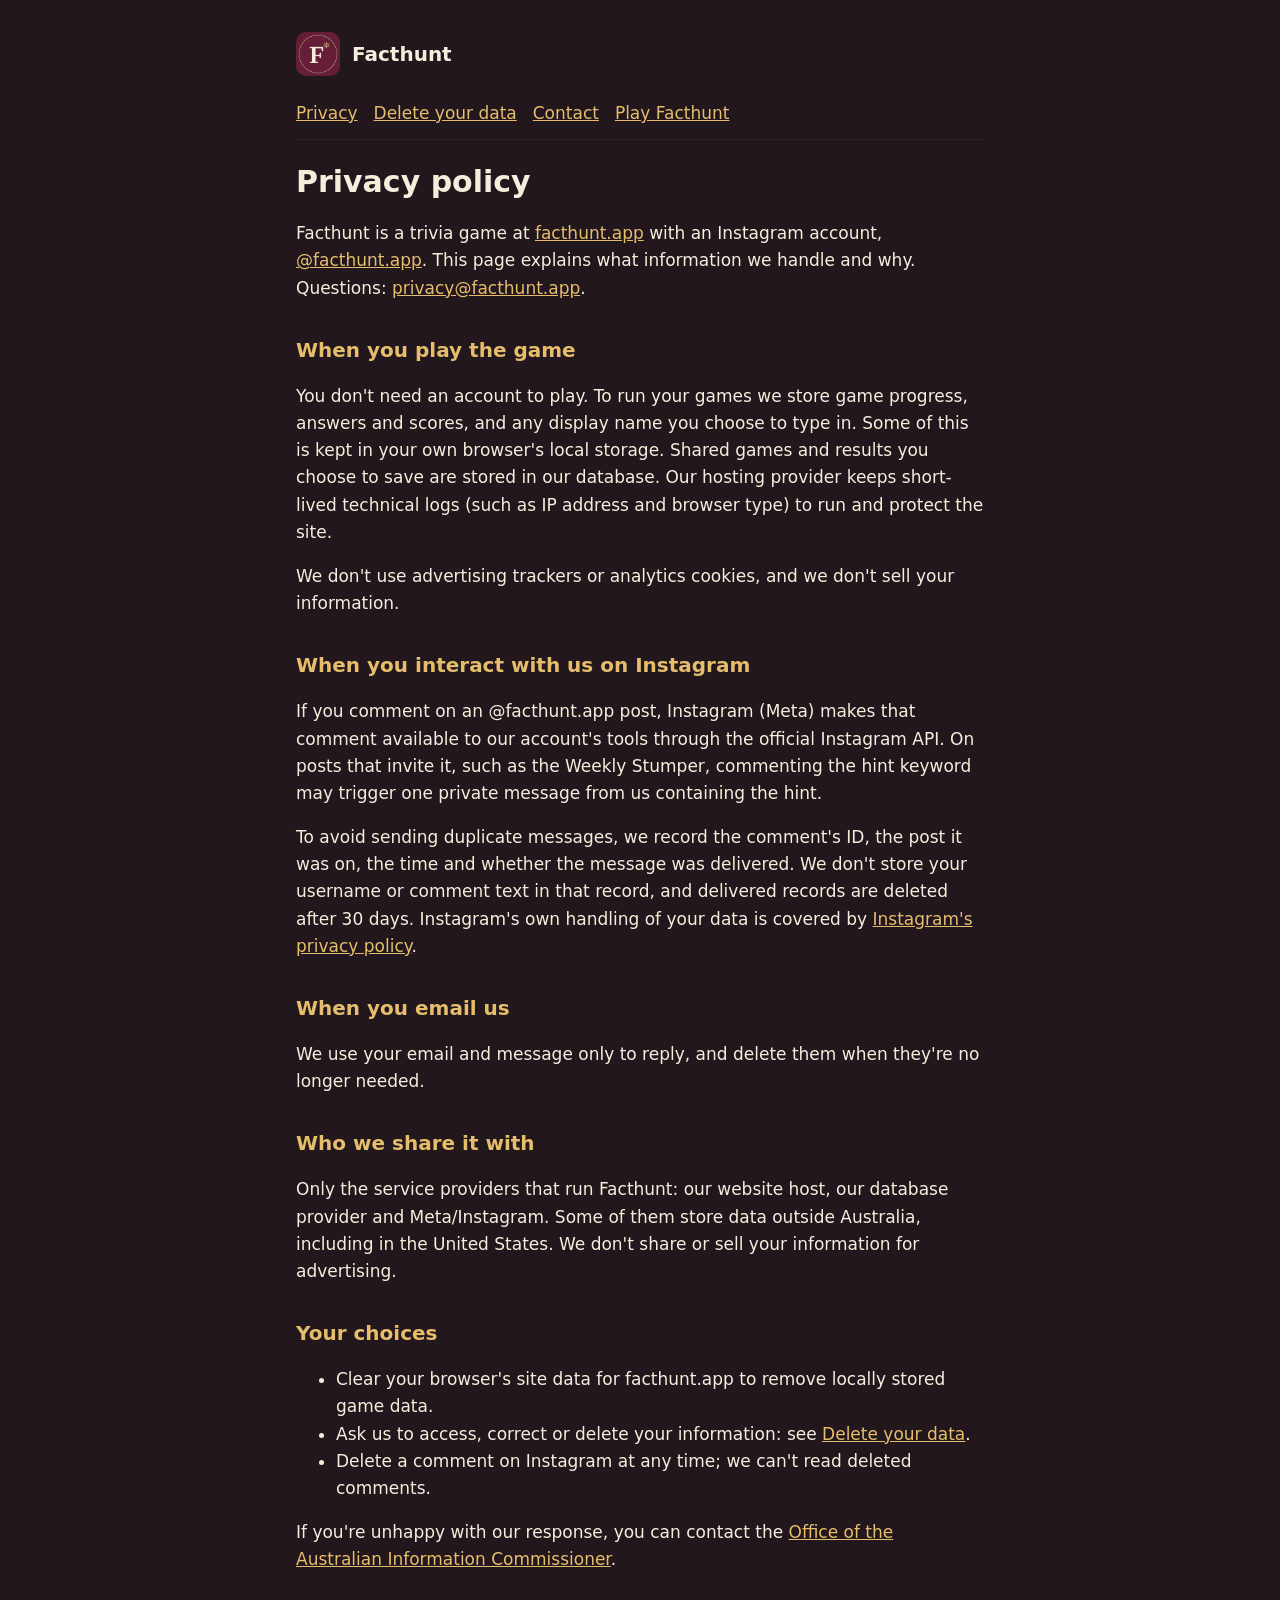
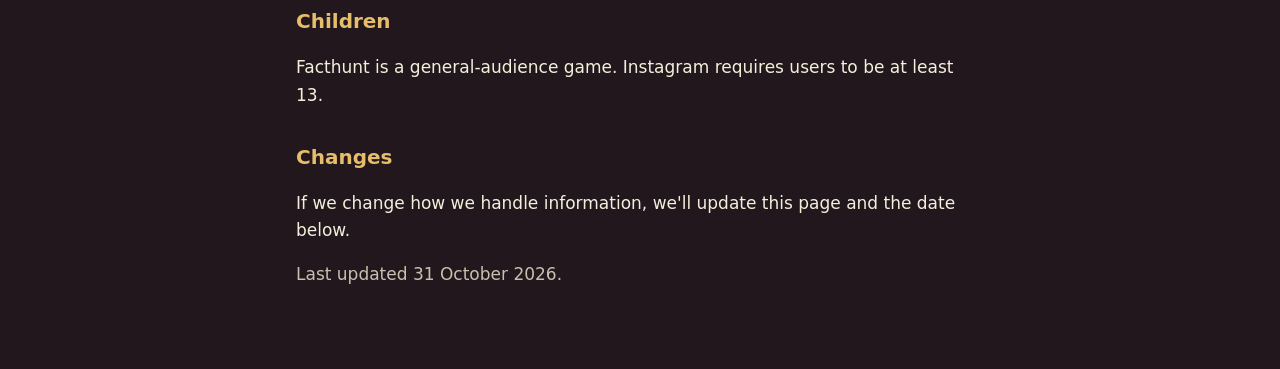
<file: index.html>
<!doctype html><html lang="en-AU"><head><meta charset="utf-8"><meta http-equiv="refresh" content="0; url=privacy.html"><title>Facthunt legal</title></head><body><a href="privacy.html">Privacy policy</a></body></html>
</file>
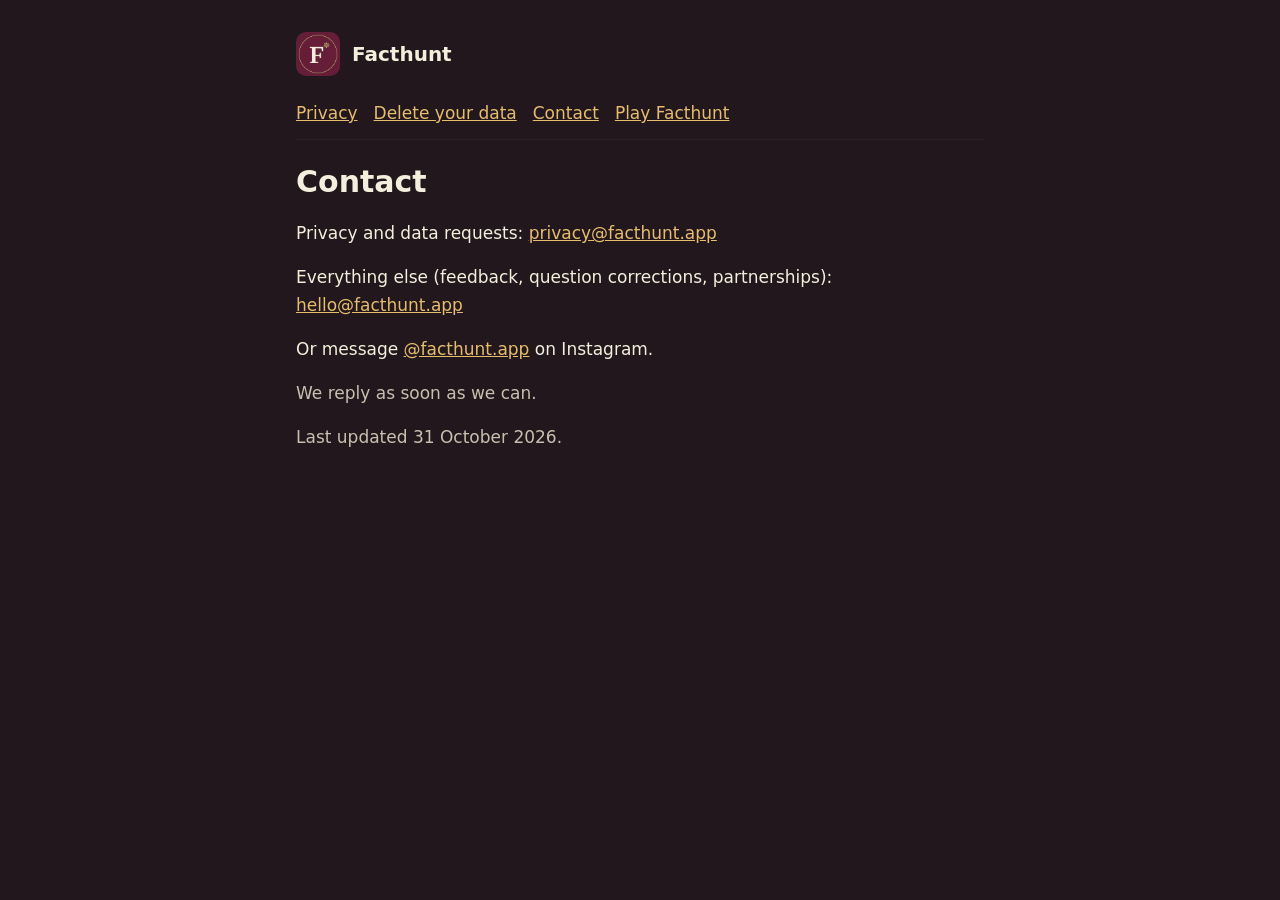
<file: contact.html>
<!doctype html><html lang="en-AU"><head><meta charset="utf-8"><meta name="viewport" content="width=device-width,initial-scale=1">
<title>Contact · Facthunt</title><meta name="description" content="How to contact Facthunt"><link rel="icon" href="icon.png"><link rel="stylesheet" href="style.css"></head>
<body><main><header><img src="icon.png" alt=""><a href="https://facthunt.app">Facthunt</a></header>
<nav><a href="privacy.html">Privacy</a><a href="data-deletion.html">Delete your data</a><a href="contact.html">Contact</a><a href="https://facthunt.app">Play Facthunt</a></nav>
<h1>Contact</h1>
<p>Privacy and data requests: <a href="mailto:privacy@facthunt.app">privacy@facthunt.app</a></p>
<p>Everything else (feedback, question corrections, partnerships): <a href="mailto:hello@facthunt.app">hello@facthunt.app</a></p>
<p>Or message <a href="https://www.instagram.com/facthunt.app/">@facthunt.app</a> on Instagram.</p>
<p class="muted">We reply as soon as we can.</p>
<p class="muted">Last updated 31 October 2026.</p></main></body></html>
</file>
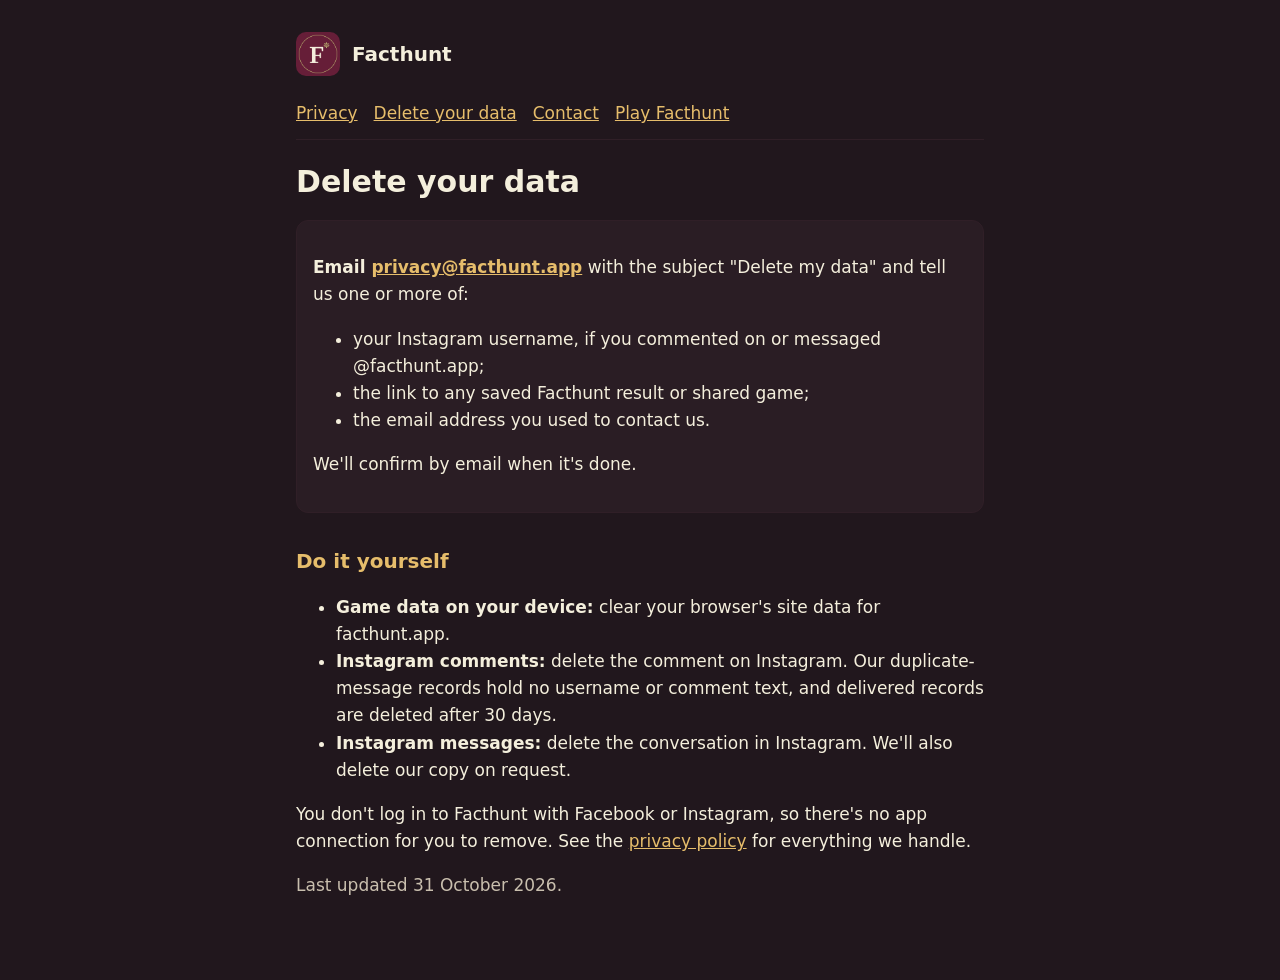
<file: data-deletion.html>
<!doctype html><html lang="en-AU"><head><meta charset="utf-8"><meta name="viewport" content="width=device-width,initial-scale=1">
<title>Delete your data · Facthunt</title><meta name="description" content="How to ask Facthunt to delete your information"><link rel="icon" href="icon.png"><link rel="stylesheet" href="style.css"></head>
<body><main><header><img src="icon.png" alt=""><a href="https://facthunt.app">Facthunt</a></header>
<nav><a href="privacy.html">Privacy</a><a href="data-deletion.html">Delete your data</a><a href="contact.html">Contact</a><a href="https://facthunt.app">Play Facthunt</a></nav>
<h1>Delete your data</h1>
<div class="card">
<p><strong>Email <a href="mailto:privacy@facthunt.app?subject=Delete%20my%20data">privacy@facthunt.app</a></strong> with the subject "Delete my data" and tell us one or more of:</p>
<ul>
<li>your Instagram username, if you commented on or messaged @facthunt.app;</li>
<li>the link to any saved Facthunt result or shared game;</li>
<li>the email address you used to contact us.</li>
</ul>
<p>We'll confirm by email when it's done.</p>
</div>
<h2>Do it yourself</h2>
<ul>
<li><strong>Game data on your device:</strong> clear your browser's site data for facthunt.app.</li>
<li><strong>Instagram comments:</strong> delete the comment on Instagram. Our duplicate-message records hold no username or comment text, and delivered records are deleted after 30 days.</li>
<li><strong>Instagram messages:</strong> delete the conversation in Instagram. We'll also delete our copy on request.</li>
</ul>
<p>You don't log in to Facthunt with Facebook or Instagram, so there's no app connection for you to remove. See the <a href="privacy.html">privacy policy</a> for everything we handle.</p>
<p class="muted">Last updated 31 October 2026.</p></main></body></html>
</file>
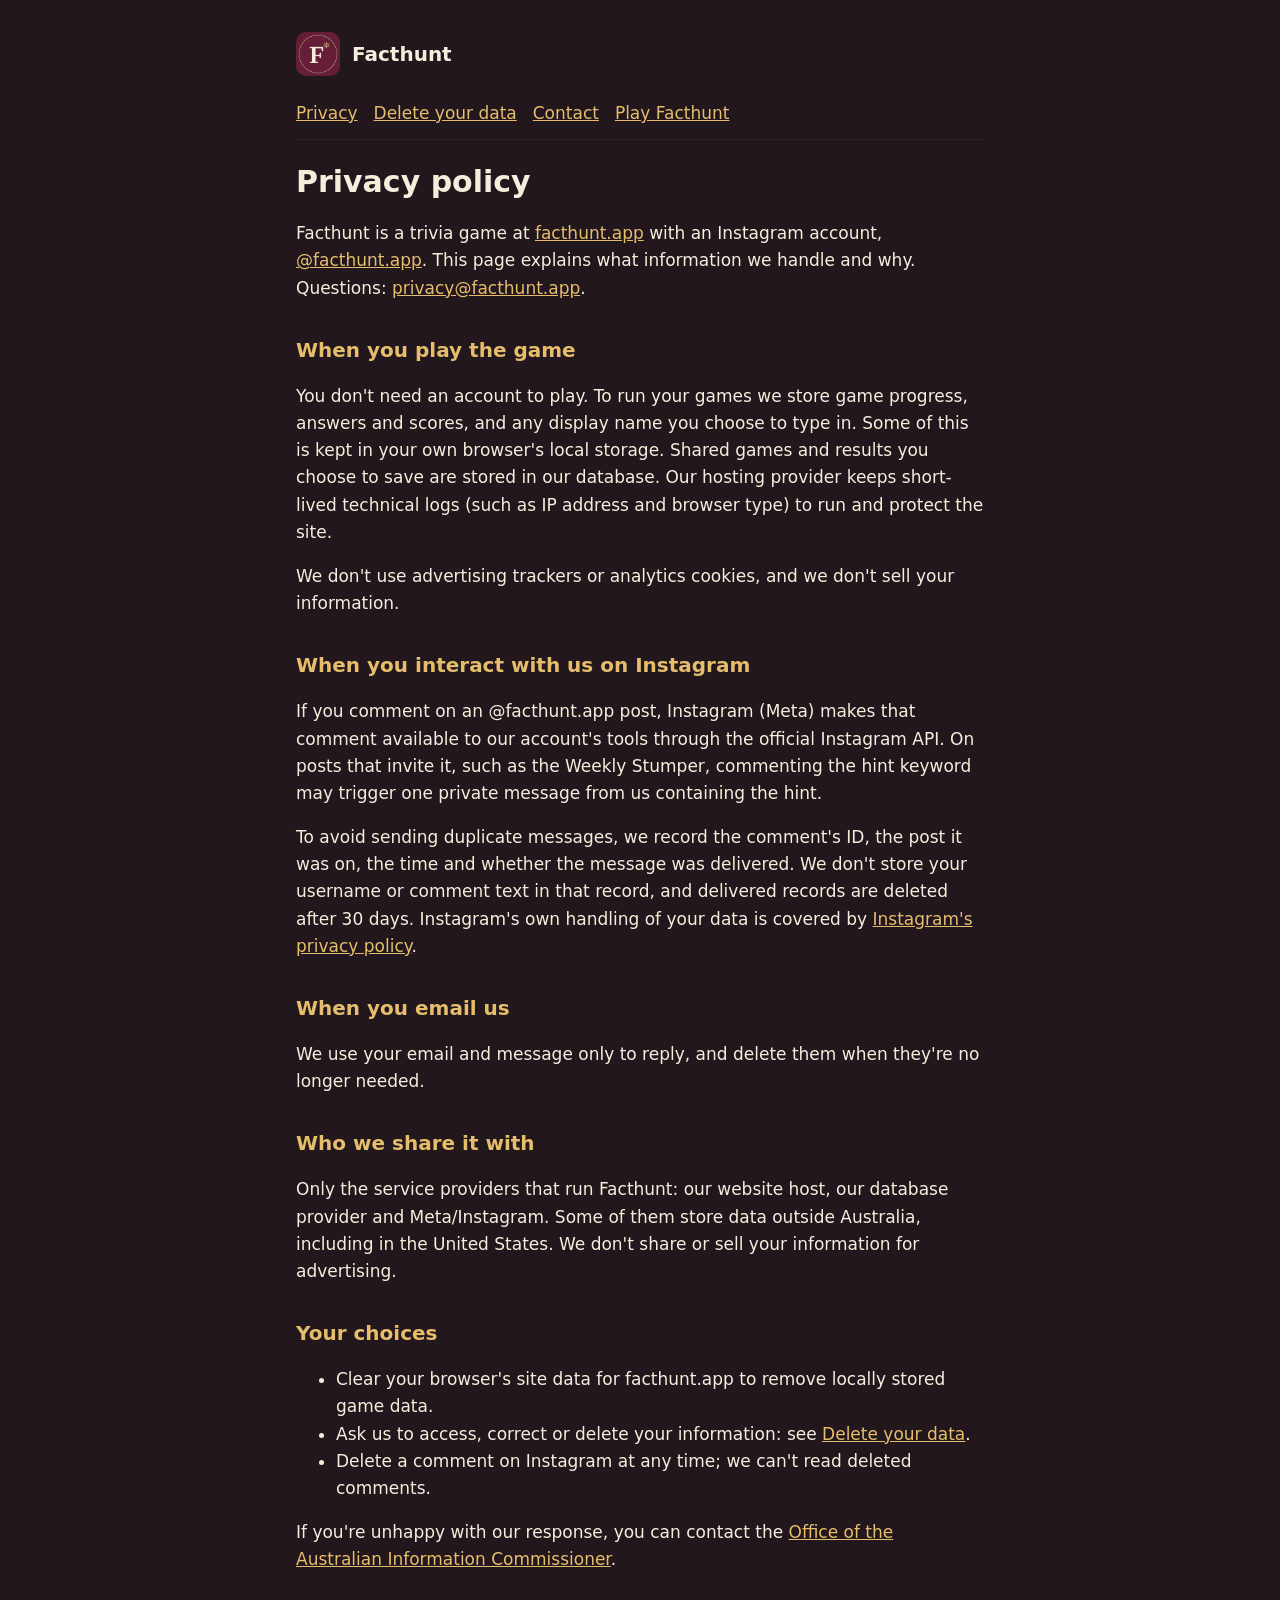
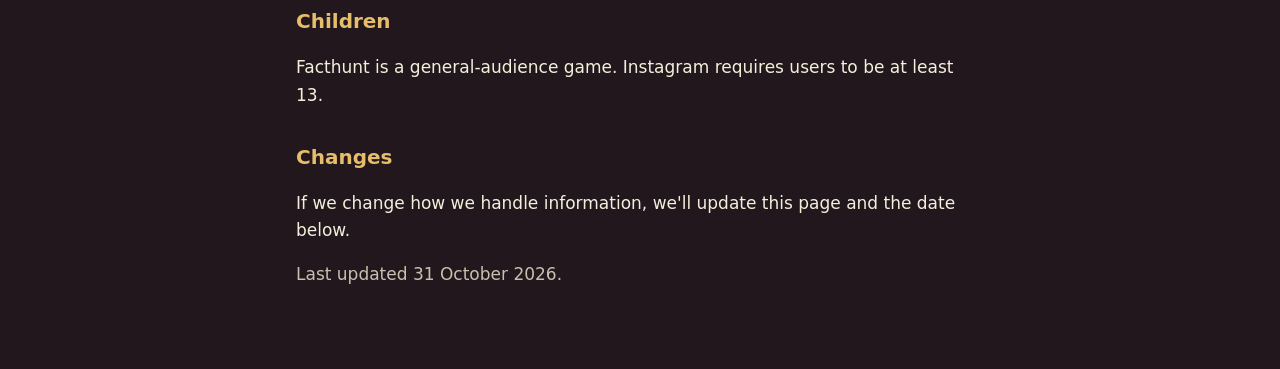
<file: privacy.html>
<!doctype html><html lang="en-AU"><head><meta charset="utf-8"><meta name="viewport" content="width=device-width,initial-scale=1">
<title>Privacy policy · Facthunt</title><meta name="description" content="How Facthunt handles your information"><link rel="icon" href="icon.png"><link rel="stylesheet" href="style.css"></head>
<body><main><header><img src="icon.png" alt=""><a href="https://facthunt.app">Facthunt</a></header>
<nav><a href="privacy.html">Privacy</a><a href="data-deletion.html">Delete your data</a><a href="contact.html">Contact</a><a href="https://facthunt.app">Play Facthunt</a></nav>
<h1>Privacy policy</h1>
<p>Facthunt is a trivia game at <a href="https://facthunt.app">facthunt.app</a> with an Instagram account, <a href="https://www.instagram.com/facthunt.app/">@facthunt.app</a>. This page explains what information we handle and why. Questions: <a href="mailto:privacy@facthunt.app">privacy@facthunt.app</a>.</p>

<h2>When you play the game</h2>
<p>You don't need an account to play. To run your games we store game progress, answers and scores, and any display name you choose to type in. Some of this is kept in your own browser's local storage. Shared games and results you choose to save are stored in our database. Our hosting provider keeps short-lived technical logs (such as IP address and browser type) to run and protect the site.</p>
<p>We don't use advertising trackers or analytics cookies, and we don't sell your information.</p>

<h2>When you interact with us on Instagram</h2>
<p>If you comment on an @facthunt.app post, Instagram (Meta) makes that comment available to our account's tools through the official Instagram API. On posts that invite it, such as the Weekly Stumper, commenting the hint keyword may trigger one private message from us containing the hint.</p>
<p>To avoid sending duplicate messages, we record the comment's ID, the post it was on, the time and whether the message was delivered. We don't store your username or comment text in that record, and delivered records are deleted after 30 days. Instagram's own handling of your data is covered by <a href="https://privacycenter.instagram.com/policy">Instagram's privacy policy</a>.</p>

<h2>When you email us</h2>
<p>We use your email and message only to reply, and delete them when they're no longer needed.</p>

<h2>Who we share it with</h2>
<p>Only the service providers that run Facthunt: our website host, our database provider and Meta/Instagram. Some of them store data outside Australia, including in the United States. We don't share or sell your information for advertising.</p>

<h2>Your choices</h2>
<ul>
<li>Clear your browser's site data for facthunt.app to remove locally stored game data.</li>
<li>Ask us to access, correct or delete your information: see <a href="data-deletion.html">Delete your data</a>.</li>
<li>Delete a comment on Instagram at any time; we can't read deleted comments.</li>
</ul>
<p>If you're unhappy with our response, you can contact the <a href="https://www.oaic.gov.au/privacy/privacy-complaints">Office of the Australian Information Commissioner</a>.</p>

<h2>Children</h2>
<p>Facthunt is a general-audience game. Instagram requires users to be at least 13.</p>

<h2>Changes</h2>
<p>If we change how we handle information, we'll update this page and the date below.</p>
<p class="muted">Last updated 31 October 2026.</p></main></body></html>
</file>
<file: style.css>
:root{--bg:#21171d;--ink:#f4efdc;--muted:#c9bfae;--gold:#e6bd6b;--line:#301f27}
*{box-sizing:border-box}
body{margin:0;background:var(--bg);color:var(--ink);font:17px/1.6 system-ui,-apple-system,"Segoe UI",sans-serif}
main{max-width:720px;margin:0 auto;padding:32px 16px 64px}
header{display:flex;align-items:center;gap:12px;margin-bottom:24px}
header img{width:44px;height:44px;border-radius:10px}
header a{color:var(--ink);text-decoration:none;font-weight:700;font-size:20px}
nav{display:flex;gap:16px;flex-wrap:wrap;border-bottom:1px solid var(--line);padding-bottom:12px;margin-bottom:24px}
a{color:var(--gold)}
h1{font-size:30px;line-height:1.2}
h2{font-size:20px;margin-top:32px;color:var(--gold)}
.muted{color:var(--muted)}
.card{border:1px solid var(--line);border-radius:12px;padding:16px;background:#2a1d24}
</file>
